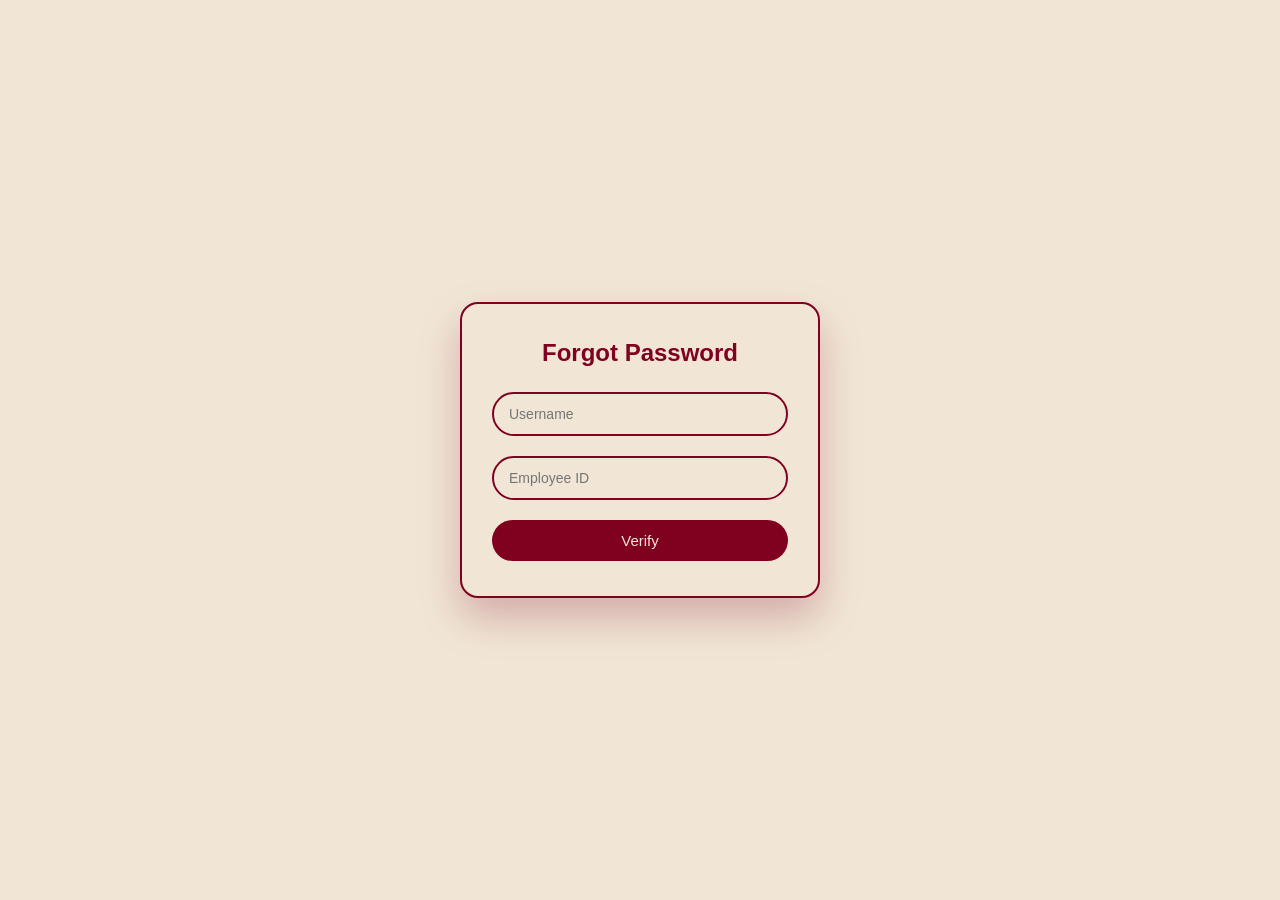
<file: forget.html>
<!DOCTYPE html>
<html>
  <head>
    <title>Forgot Password</title>

    <link rel="stylesheet" href="./css/Login.css" />
  </head>

  <body>
    <div class="container">
      <h2>Forgot Password</h2>

      <div id="verifyBox">
        <input type="text" id="username" placeholder="Username" />
        <input type="text" id="userid" placeholder="Employee ID" />
        <button onclick="verifyUser()">Verify</button>
      </div>

      <div id="changeBox" style="display: none">
        <h3>Change Password</h3>

        <div class="password-wrapper">
          <input type="password" id="newPass" placeholder="New Password" />
          <span class="eye" onclick="togglePassword('newPass', this)">👁</span>
        </div>

        <div class="password-wrapper">
          <input
            type="password"
            id="confirmPass"
            placeholder="Confirm Password"
          />
          <span class="eye" onclick="togglePassword('confirmPass', this)"
            >👁</span
          >
        </div>

        <button onclick="changePassword()">Change Password</button>
      </div>
    </div>

    <!-- POPUP -->
    <div class="popup" id="popup">
      <div class="popup-box">
        <p id="popupMessage"></p>
        <button onclick="closePopup()">OK</button>
      </div>
    </div>

    <script>
      let verifiedEmpId = "";

      function showPopup(message) {
        document.getElementById("popupMessage").innerText = message;
        document.getElementById("popup").style.display = "flex";
      }

      function closePopup() {
        document.getElementById("popup").style.display = "none";
      }

      function togglePassword(id, element) {
        const input = document.getElementById(id);

        if (input.type === "password") {
          input.type = "text";
          element.innerHTML = "🙈";
        } else {
          input.type = "password";
          element.innerHTML = "👁";
        }
      }

      function verifyUser() {
        const username = document.getElementById("username").value;
        const userid = document.getElementById("userid").value;

        fetch("http://localhost:3000/verify-user", {
          method: "POST",
          headers: { "Content-Type": "application/json" },
          body: JSON.stringify({ username, userid }),
        })
          .then((res) => res.json())
          .then((data) => {
            if (data.success) {
              verifiedEmpId = userid;
              showPopup("User verified successfully ✅");

              document.getElementById("verifyBox").style.display = "none";
              document.getElementById("changeBox").style.display = "block";
            } else {
              showPopup("User not found ❌");
            }
          });
      }

      function changePassword() {
        const newPass = document.getElementById("newPass").value;
        const confirmPass = document.getElementById("confirmPass").value;

        if (newPass !== confirmPass) {
          showPopup("Passwords do not match ❌");
          return;
        }

        fetch("http://localhost:3000/change-password", {
          method: "PUT",
          headers: { "Content-Type": "application/json" },
          body: JSON.stringify({
            empId: verifiedEmpId,
            password: newPass,
          }),
        })
          .then((res) => res.text())
          .then(() => {
            showPopup("Password changed successfully 🎉");

            setTimeout(() => {
              window.location.href = "login.html";
            }, 1500);
          });
      }
    </script>
  </body>
</html>
</file>
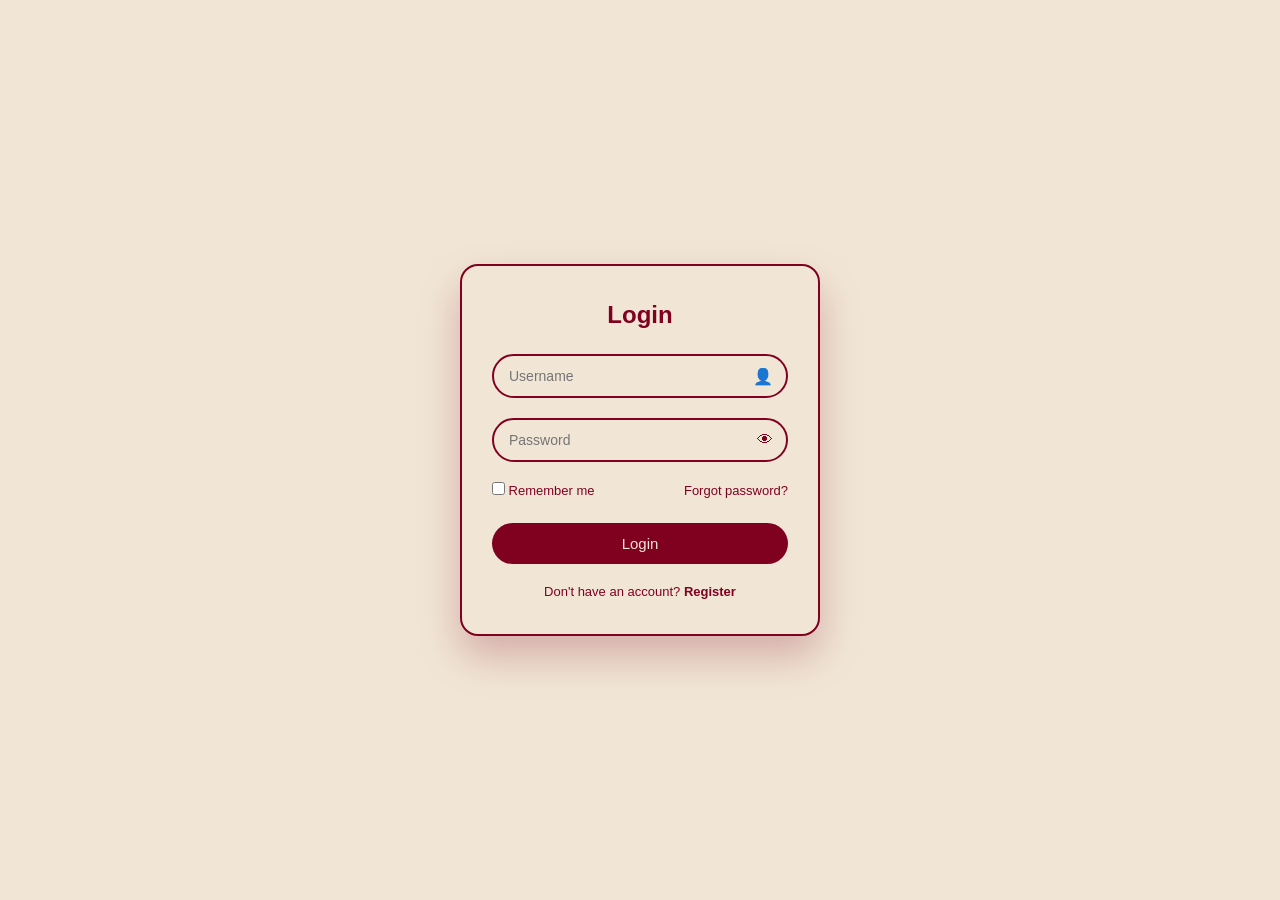
<file: Login.html>
<!DOCTYPE html>
<html lang="en">
  <head>
    <meta charset="UTF-8" />
    <title>Login</title>

    <link rel="stylesheet" href="./css/Login.css" />
  </head>

  <body>
    <div class="login-container">
      <h2>Login</h2>

      <div class="input-box">
        <input type="text" id="username" placeholder="Username" />
        <span class="icon">👤</span>
      </div>

      <div class="input-box">
        <input type="password" id="password" placeholder="Password" />
        <span class="icon" onclick="togglePassword(this)">👁</span>
      </div>

      <div class="options">
        <label> <input type="checkbox" /> Remember me </label>
        <a href="./forget.html">Forgot password?</a>
      </div>

      <button type="button" onclick="login()">Login</button>

      <p class="register">
        Don't have an account? <a href="./Registration_form.html">Register</a>
      </p>
    </div>

    <!-- POPUP -->
    <div class="popup" id="popup">
      <div class="popup-box">
        <p id="popupMessage"></p>
        <button onclick="closePopup()">OK</button>
      </div>
    </div>

    <script>
      function showPopup(message) {
        document.getElementById("popupMessage").innerText = message;
        document.getElementById("popup").style.display = "flex";
      }

      function closePopup() {
        document.getElementById("popup").style.display = "none";
      }

      function togglePassword(element) {
        const input = document.getElementById("password");

        if (input.type === "password") {
          input.type = "text";
          element.innerHTML = "🙈";
        } else {
          input.type = "password";
          element.innerHTML = "👁";
        }
      }

      function login() {
        const username = document.getElementById("username").value;
        const password = document.getElementById("password").value;
        const currentHost = window.location.hostname || "localhost";
        const apiBaseUrl = `http://${currentHost}:3000`;

        fetch(`${apiBaseUrl}/login`, {
          method: "POST",
          headers: { "Content-Type": "application/json" },
          credentials: "include",
          body: JSON.stringify({ username, password }),
        })
          .then(async (res) => {
            const text = await res.text();
            let data = {};

            if (text) {
              try {
                data = JSON.parse(text);
              } catch (e) {
                throw new Error(text);
              }
            }

            if (!res.ok) {
              throw new Error(data.error || data.message || `HTTP ${res.status}`);
            }

            return data;
          })
          .then((data) => {
             console.log("Login response:", data);
if (data.role === "admin") {

  localStorage.setItem("adminLogged","true");
  localStorage.setItem("adminName",data.name);

  window.location.replace("./AdminModule/admin.html");

}else if (data.role === "user") {

  const session = {
    employeeId: data.employeeId,
    name: data.name,
    assigned: data.assigned,
    loginTime: Date.now()
  };

  localStorage.setItem("loggedInUser", JSON.stringify(session));
  localStorage.setItem("employeeId", data.employeeId);
   localStorage.setItem("loggedUser", username);
  window.location.href = "./UserModule/user.html";
} 

else {
              showPopup("Invalid credentials ❌");
            }
          })
          .catch((err) => {
            const message = err && err.message ? err.message : "Server error";
            if (
              message === "Failed to fetch" ||
              message === "Load failed" ||
              message.includes("NetworkError")
            ) {
              showPopup(`Cannot connect to server. Start backend on ${apiBaseUrl} ❌`);
              return;
            }
            showPopup(`${message} ❌`);
          });
      }
    </script>
  </body>
</html>
</file>
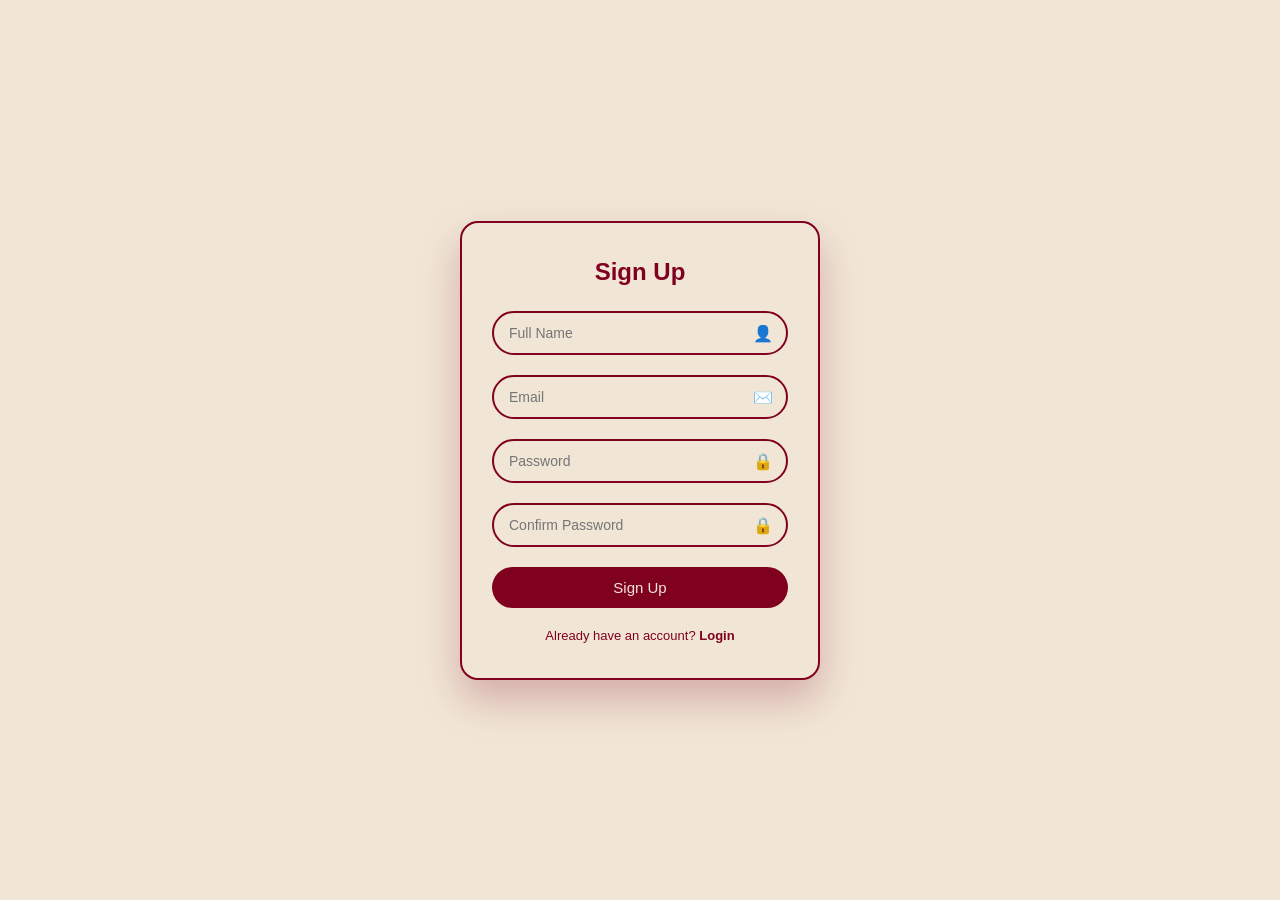
<file: Registration_form.html>
<!DOCTYPE html>
<html lang="en">
  <head>
    <meta charset="UTF-8" />
    <title>Register</title>
    <link rel="stylesheet" href="./css/Login.css" />
  </head>
  <body>
    <div class="login-container">
      <h2>Sign Up</h2>

      <form onsubmit="return validateRegister()">
        <div class="input-box">
          <input type="text" id="name" placeholder="Full Name" required />
          <span class="icon">👤</span>
        </div>

        <div class="input-box">
          <input type="email" id="email" placeholder="Email" required />
          <span class="icon">✉️</span>
        </div>

        <div class="input-box">
          <input
            type="password"
            id="password"
            placeholder="Password"
            required
          />
          <span class="icon">🔒</span>
        </div>

        <div class="input-box">
          <input
            type="password"
            id="confirmPassword"
            placeholder="Confirm Password"
            required
          />
          <span class="icon">🔒</span>
        </div>

        <button type="submit">Sign Up</button>

        <div class="register">
          Already have an account? <a href="./Login.html">Login</a>
        </div>
      </form>
    </div>

    <script>
      function validateRegister() {
        const pass = document.getElementById("password").value;
        const confirmPass = document.getElementById("confirmPassword").value;

        if (pass !== confirmPass) {
          alert("Passwords do not match!");
          return false;
        }

        alert("Registration Successful!");
        return true;
      }
    </script>
  </body>
</html>
</file>
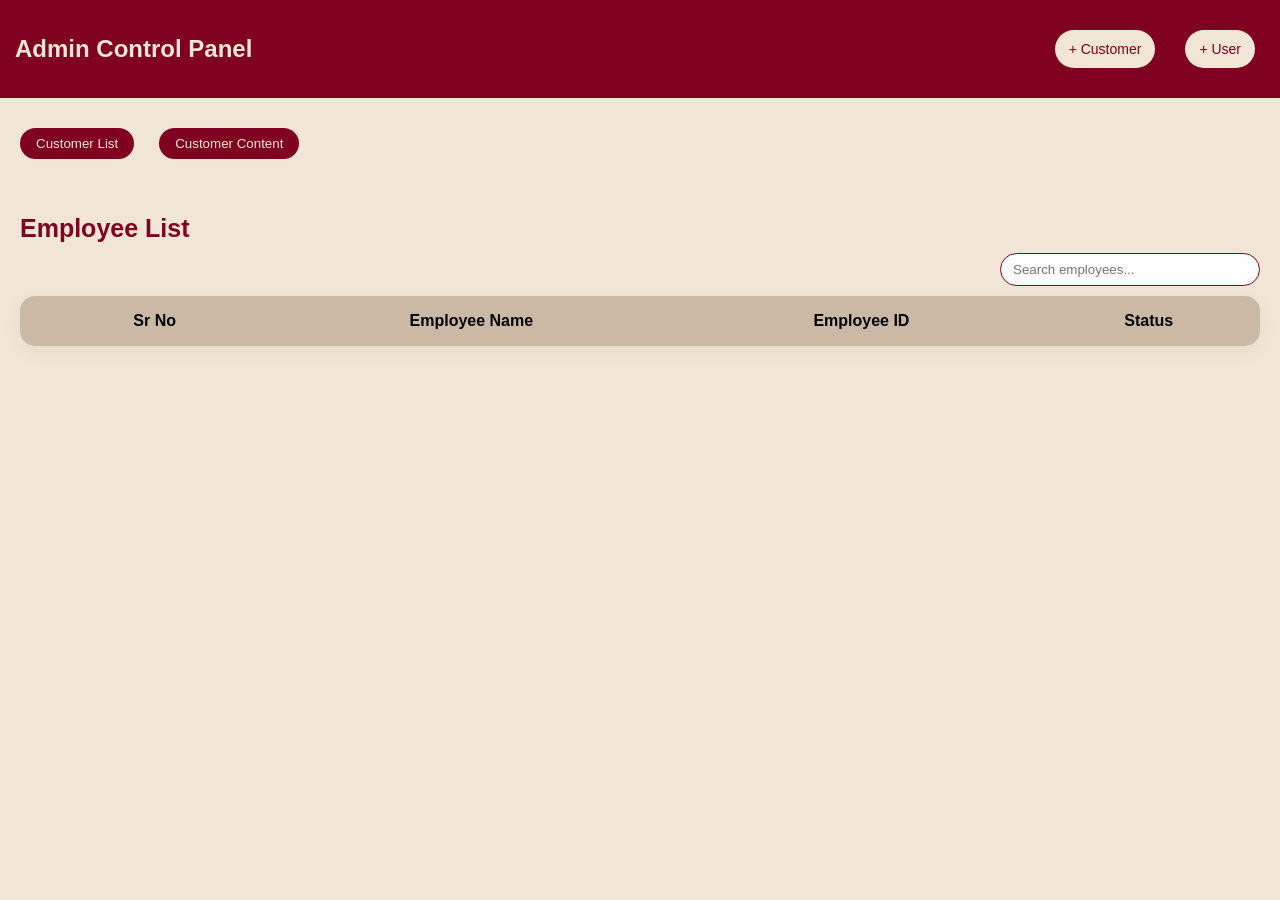
<file: AdminModule/admin.html>
<!DOCTYPE html>
<html lang="en">
  <head>
    <meta charset="UTF-8" />
    <meta name="viewport" content="width=device-width, initial-scale=1.0" />
    <title>Admin Dashboard</title>
    <link rel="stylesheet" href="../AdminModule/css/admin.css" />
  </head>

  <body>
    <div id="blur">
      <header>
        <h2>Admin Control Panel</h2>
        <div class="actions">
          <button onclick="openCustomer()">+ Customer</button>
          <button onclick="openUser()">+ User</button>
        </div>
      </header>
      <!-- CUSTOMER LIST BUTTON -->
      <div class="customer-list-bar">
        <button onclick="toggleCustomerList()">Customer List</button>

        <!-- NEW BUTTON -->
        <button onclick="openCustomerDetails()">Customer Content</button>
      </div>
      <!-- CUSTOMER DETAILS MODAL -->
      <div class="modal" id="customerDetailsModal">
        <h3>Select Customer</h3>

        <div id="customerRadioList"></div>

        <button onclick="selectCustomer()">Select</button>
        <button class="cancel" onclick="closeModals()">Cancel</button>
      </div>

      <!-- CUSTOMER LIST -->
      <div
        class="customer-section"
        id="customerListSection"
        style="display: none"
      >
        <h3 class="customer-header">Customer List</h3>
        <div class="search-box">
          <input
            type="text"
            id="customerSearch"
            placeholder="Search customers..."
            onkeyup="searchCustomer()"
          />
        </div>
        <table>
          <thead>
            <tr>
              <th></th>
              <th>Sr No</th>
              <th>Customer Name</th>
              <th>Customer ID</th>
            </tr>
          </thead>
          <tbody id="customerListBody"></tbody>
        </table>
      </div>

      <!-- EMPLOYEE LIST -->
      <section class="employee-section">
        <h3 class="employee-header">Employee List</h3>
        <div class="search-box">
          <input
            type="text"
            id="employeeSearch"
            placeholder="Search employees..."
            onkeyup="searchEmployee()"
          />
        </div>

        <table>
          <thead>
            <tr>
              <th></th>
              <th>Sr No</th>
              <th>Employee Name</th>
              <th>Employee ID</th>
              <th>Status</th>
            </tr>
          </thead>

          <tbody id="employeeList"></tbody>
        </table>
      </section>
    </div>

    <!-- ADD USER -->
    <div class="modal" id="userModal">
      <h3>Add Employee</h3>
      <input type="text" id="empName" placeholder="Employee Name" />
      <input type="text" id="empId" placeholder="Employee ID" />
      <div class="password-wrapper">
        <input type="password" id="empPassword" placeholder="Password" />
        <span class="eye" onclick="togglePassword('empPassword', this)">👁</span>
      </div>

      <button onclick="addEmployee()">Done</button>
      <button class="cancel" onclick="closeModals()">Cancel</button>
    </div>

    <!-- ADD CUSTOMER -->
    <div class="modal" id="customerModal">
      <h3>Add Customer</h3>
      <input type="text" id="custName" placeholder="Customer Name" />
      <input type="text" id="custId" placeholder="Customer ID" />
      <div class="password-wrapper">
        <input type="password" id="custPassword" placeholder="Password" />
        <span class="eye" onclick="togglePassword('custPassword', this)"
          >👁</span
        >
      </div>

      <button onclick="addCustomer()">Add Customer</button>
      <button class="cancel" onclick="closeModals()">Cancel</button>
    </div>

    <!-- ASSIGN -->
    <div class="modal" id="assignModal">
      <h3 id="assignTitle">Assign Customers</h3>
      <div id="customerCheckboxes"></div>

      <button onclick="assignCustomer()">Assign</button>
      <button onclick="notAssignCustomer()" class="danger">Not Assign</button>
      <button class="cancel" onclick="closeModals()">Cancel</button>
    </div>

    <!-- DELETE CONFIRM -->
    <div class="modal" id="deleteModal">
      <h3 id="deleteText"></h3>
      <button onclick="confirmDelete()">Confirm</button>
      <button class="cancel" onclick="closeModals()">Cancel</button>
    </div>

    <!-- MESSAGE POPUP -->
    <div class="modal" id="messageModal">
      <h3 id="messageText"></h3>
      <button onclick="closeModals()">OK</button>
    </div>
    <!-- CUSTOMER DETAILS SECTION -->
    <div
      class="customer-section"
      id="customerDetailsSection"
      style="display: none"
    >
      <h3 class="customer-header">Customer Content</h3>

      <table>
        <thead>
          <tr>
            <th>Title</th>
            <th>Caption</th>
            <th>Platform</th>
            <th>Status</th>
            <th>Schedule</th>
          </tr>
        </thead>

        <tbody id="customerDetailsBody"></tbody>
      </table>
    </div>
    <!--javascript -->

    <script>
      let deleteType = "";
      let deleteId = "";

      const API = "http://localhost:3000";

      /* ================= BLUR ================= */
      function blurOn() {
        document.getElementById("blur").classList.add("blur");
      }
      function blurOff() {
        document.getElementById("blur").classList.remove("blur");
      }
      function closeModals() {
        blurOff();
        document
          .querySelectorAll(".modal")
          .forEach((m) => m.classList.remove("show"));
      }
      function clearInputs() {
        document
          .querySelectorAll(".modal input")
          .forEach((i) => (i.value = ""));
      }

      function showMessage(message) {
        blurOn();
        document.getElementById("messageText").innerText = message;
        document.getElementById("messageModal").classList.add("show");
      }

      /* ================= OPEN MODALS ================= */
      function openUser() {
        clearInputs();
        blurOn();
        userModal.classList.add("show");
      }
      function openCustomer() {
        clearInputs();
        blurOn();
        customerModal.classList.add("show");
      }

      /* ================= LOAD DATA ================= */
      window.onload = () => {
        loadEmployees();
        loadCustomers();
      };

      function loadEmployees() {
        fetch(API + "/employees")
          .then((res) => res.json())
          .then((data) => {
            employeeList.innerHTML = "";
            data.forEach((e, i) => {
              employeeList.innerHTML += `
<tr>
  <td>
    <div class="delete-box"
      onclick="openDelete('employee','${e.emp_id}')">✖</div>
  </td>
  <td>${i + 1}</td>
  <td onclick="openAssign('${e.emp_id}', '${e.assigned_customers || ""}')">
    ${e.emp_name}
    <div class="assigned-customers">${e.assigned_customers || ""}</div>
  </td>
  <td>${e.emp_id}</td>
  <td class="${e.assigned_customers ? "assigned" : "not"}">
    ${e.assigned_customers ? "Assigned" : "Not Assigned"}
  </td>
</tr>`;
            });
          });
      }
      function loadCustomers() {
        fetch(API + "/customers")
          .then((res) => res.json())
          .then((data) => {
            customerListBody.innerHTML = "";
            data.forEach((c, i) => {
              customerListBody.innerHTML += `
<tr>
  <td>
    <div class="delete-box small"
      onclick="openDelete('customer','${c.cust_id}')">✖</div>
  </td>
  <td>${i + 1}</td>
  <td style="cursor:pointer; text-decoration:underline;"
      onclick="openCustomerDetailsPage('${c.cust_id}', '${encodeURIComponent(c.cust_name)}')">${c.cust_name}</td>
  <td style="cursor:pointer; text-decoration:underline;"
      onclick="openCustomerDetailsPage('${c.cust_id}', '${encodeURIComponent(c.cust_name)}')">${c.cust_id}</td>
</tr>`;
            });
          });
      }

      /* ================= ADD EMPLOYEE ================= */
      function addEmployee() {
        if (!empName.value || !empId.value || !empPassword.value) {
          showMessage("Fill all fields");
          return;
        }

        fetch(API + "/employees", {
          method: "POST",
          headers: { "Content-Type": "application/json" },
          body: JSON.stringify({
            name: empName.value,
            empId: empId.value,
            password: empPassword.value,
            customers: [] 
          }),
        })
          .then((res) => res.text())
          .then((msg) => {
            closeModals();
            showMessage(msg);
            loadEmployees();
          });
      }

      /* ================= ADD CUSTOMER ================= */
      function addCustomer() {
        if (!custName.value || !custId.value || !custPassword.value) {
          showMessage("Fill all fields");
          return;
        }

        fetch(API + "/customers", {
          method: "POST",
          headers: { "Content-Type": "application/json" },
          body: JSON.stringify({
            name: custName.value,
            custId: custId.value,
            password: custPassword.value,
          }),
        })
          .then((res) => res.text())
          .then((msg) => {
            closeModals();
            showMessage(msg);
            loadCustomers();
          });
      }

      /* ================= ASSIGN ================= */
      let currentEmpId = "";

      function openAssign(empId, assignedCustomers) {
        currentEmpId = empId;
        blurOn();
        assignModal.classList.add("show");
        customerCheckboxes.innerHTML = "";

        // string → array
        let assigned = [];
        if (assignedCustomers) {
          assigned = assignedCustomers.split(",").map((c) => c.trim());
        }

        fetch(API + "/customers")
          .then((res) => res.json())
          .then((data) => {
            data.forEach((c) => {
              const checked = assigned.includes(c.cust_name);

              customerCheckboxes.innerHTML += `
          <div class="customer-row">
            <input type="checkbox" value="${c.cust_name}" ${
                checked ? "checked" : ""
              }>
            <span>${c.cust_name} (${c.cust_id})</span>
          </div>
        `;
            });
          });
      }

      function assignCustomer() {
        const selected = [
          ...document.querySelectorAll("#customerCheckboxes input:checked"),
        ].map((i) => i.value);

        fetch(API + "/assign", {
          method: "POST",
          headers: { "Content-Type": "application/json" },
          body: JSON.stringify({
            empId: currentEmpId,
            customers: selected,
          }),
        }).then(() => {
          closeModals();
          loadEmployees();
        });
      }

      /*==========Not assign=============*/
      function notAssignCustomer() {
        if (!currentEmpId) return;

        closeModals();
        blurOn();

        document.getElementById("deleteText").innerText =
          "Remove all assigned customers from this employee?";

        deleteType = "unassign"; // simple type
        deleteModal.classList.add("show");
      }

      /* ================= CUSTOMER LIST TOGGLE ================= */
      function toggleCustomerList() {
        const section = document.getElementById("customerListSection");
        section.style.display =
          section.style.display === "none" ? "block" : "none";
      }

      function openDelete(type, id) {
        deleteType = type;
        deleteId = id;
        blurOn();
        deleteText.innerText = `Do you want to remove this ${type}?`;
        deleteModal.classList.add("show");
      }

      function confirmDelete() {
        if (deleteType === "unassign") {
          fetch(API + "/unassign/" + currentEmpId, {
            method: "PUT",
          })
            .then((res) => res.text())
            .then((msg) => {
              closeModals();
              showMessage(msg);
              loadEmployees();
            });

          return; // important
        }

        // 👇 Ye purana wala same rahega
        fetch(`${API}/${deleteType}s/${deleteId}`, {
          method: "DELETE",
        })
          .then((res) => res.text())
          .then((msg) => {
            closeModals();
            showMessage(msg);
            loadEmployees();
            loadCustomers();
          });
      }

      /* ================= SEARCH ================= */
      function searchEmployee() {
        const val = employeeSearch.value.toLowerCase();
        document.querySelectorAll("#employeeList tr").forEach((r) => {
          r.style.display = r.innerText.toLowerCase().includes(val)
            ? ""
            : "none";
        });
      }

      function searchCustomer() {
        const val = customerSearch.value.toLowerCase();
        document.querySelectorAll("#customerListBody tr").forEach((r) => {
          r.style.display = r.innerText.toLowerCase().includes(val)
            ? ""
            : "none";
        });
      }

      function togglePassword(id, element) {
        const input = document.getElementById(id);

        if (input.type === "password") {
          input.type = "text";
          element.innerHTML = "🙈";
        } else {
          input.type = "password";
          element.innerHTML = "👁";
        }
      }

      function openCustomerDetails() {
        customerDetailsModal.classList.add("show");

        customerRadioList.innerHTML = "";

        fetch(API + "/customers")
          .then((res) => res.json())
          .then((data) => {
            data.forEach((c) => {
              customerRadioList.innerHTML += `
          <div class="customer-row">
           <input type="radio" name="selectedCustomer"
       value="${c.cust_id}" data-name="${encodeURIComponent(c.cust_name)}">
            <span>${c.cust_name} (${c.cust_id})</span>
          </div>
        `;
            });
          });
      }

      function selectCustomer() {
        const selected = document.querySelector(
          'input[name="selectedCustomer"]:checked'
        );

        if (!selected) {
          showMessage("Please select a customer");
          return;
        }

        const custId = selected.value;
        const custName = selected.getAttribute("data-name") || "";
        openCustomerDetailsPage(custId, custName);
      }

      function openCustomerDetailsPage(custId, encodedName) {
        if (!custId) return;
        const safeName = encodedName || "";
        window.location.href = `./customer-details.html?custId=${encodeURIComponent(
          custId
        )}&custName=${safeName}`;
      }
    </script>
  </body>
</html>
</file>
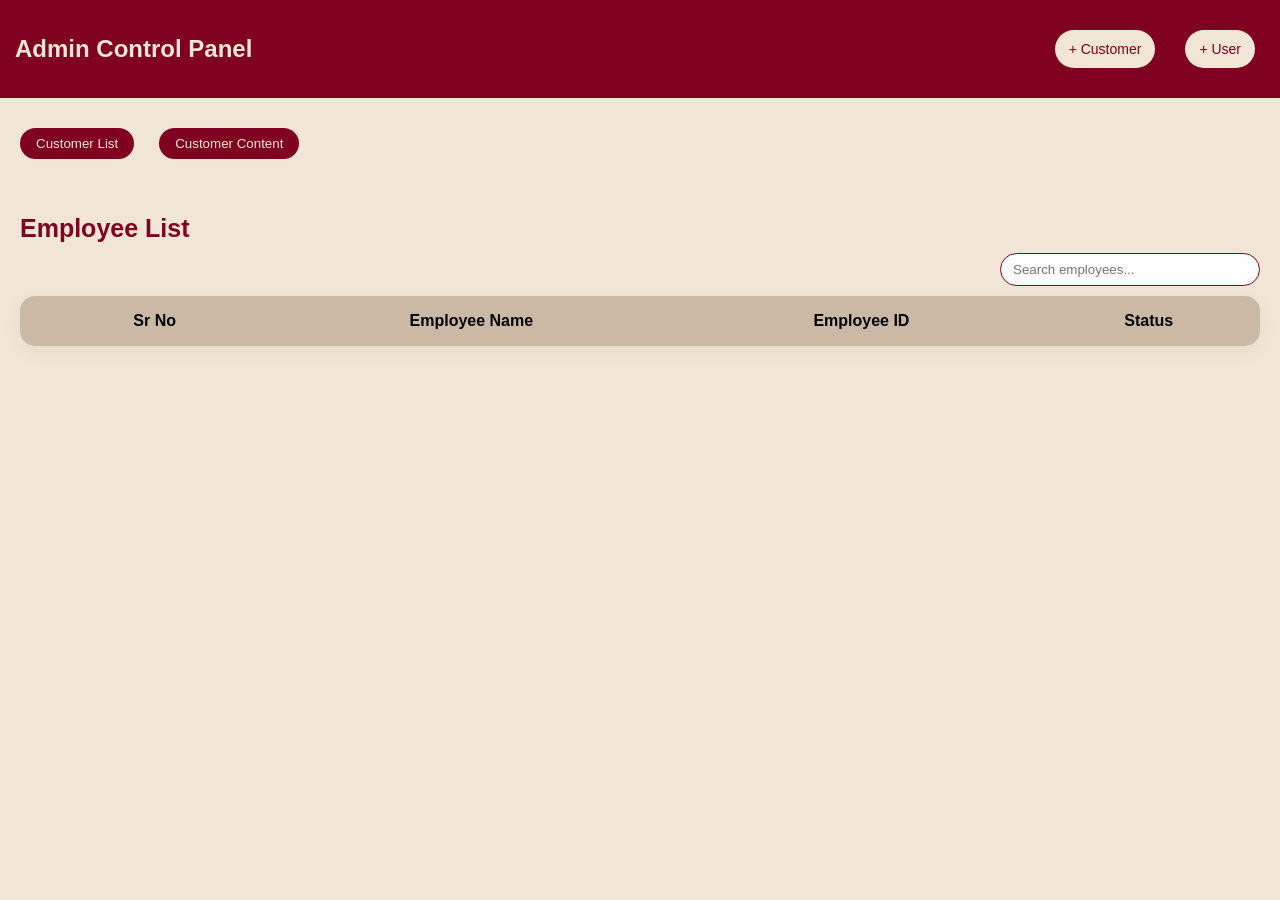
<file: AdminModule/customer-details.html>
<!DOCTYPE html>
<html lang="en">
  <head>
    <meta charset="UTF-8" />
    <meta name="viewport" content="width=device-width, initial-scale=1.0" />
    <title>Customer Content</title>
    <link rel="stylesheet" href="../UserModule/user.css" />
    <link rel="stylesheet" href="../UserModule/layout/userNavigation.css" />
    <style>
      .main-container {
        margin-top: 20px;
      }
      .content-wrapper,
      .accounts-wrapper {
        margin-bottom: 26px;
      }
      .table-container {
        max-height: 360px;
        overflow: auto;
      }
      .post-delete-btn {
        background: #b0002d;
        color: #fff;
        border: none;
        border-radius: 8px;
        padding: 7px 12px;
        cursor: pointer;
      }
      .post-delete-btn:hover {
        opacity: 0.9;
      }
      .customer-badge {
        display: inline-block;
        padding: 6px 10px;
        border-radius: 999px;
        background: #f6e7ea;
        color: #800020;
        font-weight: 600;
        font-size: 0.9rem;
        margin-top: 8px;
      }
      .modal {
        position: fixed;
        inset: 0;
        background: rgba(0, 0, 0, 0.45);
        display: flex;
        align-items: center;
        justify-content: center;
        z-index: 1200;
      }
      .hidden {
        display: none !important;
      }
    </style>
  </head>

  <body>
    <header>
      <div class="logo">
        <img src="../images/logo.png" alt="postpilot Logo" />
        <p>PostPolit</p>
      </div>

      <input type="checkbox" id="menu-toggle" />

      <label for="menu-toggle" class="menu-icon">
        <span></span>
        <span></span>
        <span></span>
      </label>

      <nav>
        <ul>
          <li><a href="../index.html">Home</a></li>
          <li><a href="../about_us.html">About</a></li>
          <li><a href="../contact.html">Contact</a></li>
          <li><a href="#content">Content</a></li>
          <li><a href="../index.html" id="adminLogout">Logout</a></li>
        </ul>
      </nav>
    </header>

    <div class="main-container">
      <div class="content-wrapper" id="content">
        <div class="content-header">
          <div>
            <h2>Content</h2>
            <p id="customerSub">Manage all your social media content</p>
            <span id="customerBadge" class="customer-badge"></span>
          </div>

          <button id="openModal" class="new-post-btn">+ New Post</button>
        </div>

        <div class="search-filter">
          <input type="text" id="searchInput" placeholder="Search by Title or Date..." />
        </div>

        <div class="table-container">
          <table class="content-table">
            <thead>
              <tr>
                <th>Title</th>
                <th>Platform</th>
                <th>Status</th>
                <th>Date</th>
                <th>Action</th>
              </tr>
            </thead>
            <tbody id="contentTable"></tbody>
          </table>
        </div>
      </div>

      <div class="accounts-wrapper">
        <div class="accounts-header">
          <div class="header-top">
            <h2>Social Accounts</h2>
            <span class="coming-soon-badge">Coming Soon....</span>
          </div>
          <p>Connect your Instagram and Facebook accounts</p>
        </div>

        <div class="accounts-container">
          <div class="account-card">
            <div class="account-left">
              <img src="https://upload.wikimedia.org/wikipedia/commons/a/a5/Instagram_icon.png" alt="Instagram" />
              <div>
                <h3>Instagram</h3>
                <p id="instaStatus">Not Connected</p>
              </div>
            </div>
            <button class="connect-btn insta-btn" id="connectInstagramBtn">Connect</button>
          </div>

          <div class="account-card" style="flex-direction: column; align-items: flex-start;">
            <div style="display: flex; width: 100%; align-items: center;">
              <div class="account-left">
                <img src="https://upload.wikimedia.org/wikipedia/commons/b/b8/2021_Facebook_icon.svg" style="width: 40px; height: 40px; margin-right: 15px;" alt="Facebook" />
                <div>
                  <h3>Facebook</h3>
                  <p id="fbStatus">Connected (via Token)</p>
                </div>
              </div>
            </div>

            <div style="margin-top: 15px; width: 100%;">
              <label style="display: block; font-size: 12px; margin-bottom: 5px; color: #666;">Access Token (Replace if expired):</label>
              <div style="display: flex; gap: 10px;">
                <input type="password" id="fbAccessTokenInput" placeholder="Enter new Access Token" style="flex: 1; padding: 8px; border: 1px solid #ccc; border-radius: 4px;" />
                <button id="updateFbTokenBtn" style="padding: 8px 15px; background-color: #1877F2; color: white; border: none; border-radius: 4px; cursor: pointer;">Update</button>
              </div>
            </div>
          </div>
        </div>
      </div>
    </div>

    <div id="postModal" class="modal hidden">
      <div class="modal-box">
        <h2 id="popupTitle">Create New Post</h2>

        <div class="form-group">
          <label>Project Name</label>
          <input type="text" id="project_name" placeholder="Enter project title" />
        </div>

        <div class="form-group">
          <label>Caption</label>
          <textarea id="project_caption" placeholder="Write caption..."></textarea>
        </div>

        <div class="form-row">
          <div class="form-group">
            <label>Platform</label>
            <select id="platform">
              <option value="">Select Platform</option>
              <option value="Facebook">Facebook</option>
              <option value="Instagram">Instagram</option>
              <option value="Both">On Both</option>
            </select>
          </div>

          <div class="form-group">
            <label>Status</label>
            <select id="status">
              <option value="Draft">Draft</option>
              <option value="Scheduled">Scheduled</option>
              <option value="Published">Published</option>
            </select>
          </div>
        </div>

        <div class="form-group">
          <label>Schedule Date</label>
          <input type="date" id="schedule_date" />
        </div>

        <div class="form-group">
          <label>Notification Email</label>
          <input type="email" id="notification_email" placeholder="ankitagkjha@gmail.com" value="ankitagkjha@gmail.com" />
        </div>

        <div class="form-group">
          <label>Attachments (Image/Video)</label>
          <input type="file" id="mediaUpload" accept="image/*,video/*" multiple />
        </div>

        <div class="modal-actions">
          <button id="cancelBtn" class="btn-cancel">Cancel</button>
          <button id="createBtn" class="btn-select">Create Post</button>
        </div>
      </div>
    </div>

    <script>
      const currentHost = window.location.hostname || "localhost";
      const API = `http://${currentHost}:3000`;
      const params = new URLSearchParams(window.location.search);
      const custId = params.get("custId");
      const custName = decodeURIComponent(params.get("custName") || "");

      if (!custId || !custName) {
        alert("Invalid customer selection");
        window.location.href = "./admin.html";
      }

      document.getElementById("customerSub").innerText =
        "Manage all your social media content for this customer";
      document.getElementById("customerBadge").innerText = custName;

      const savedToken = localStorage.getItem("fbAccessToken");
      if (savedToken) {
        document.getElementById("fbAccessTokenInput").value = savedToken;
      }

      function formatDate(date) {
        if (!date) return "-";
        return new Date(date).toLocaleDateString("en-GB");
      }

      async function loadContent() {
        const table = document.getElementById("contentTable");
        table.innerHTML = "";

        try {
          const res = await fetch(
            API + "/posts?customer_name=" + encodeURIComponent(custName)
          );
          const data = await res.json();

          if (!Array.isArray(data) || data.length === 0) {
            table.innerHTML =
              "<tr><td colspan='5' style='text-align:center;'>No content available for this customer</td></tr>";
            return;
          }

          data.forEach((post) => {
            table.innerHTML += `
              <tr>
                <td>${post.title || "-"}</td>
                <td>${post.platform || "-"}</td>
                <td>${post.status || "-"}</td>
                <td>${formatDate(post.schedule_date)}</td>
                <td><button class="post-delete-btn" onclick="deletePost(${post.content_id})">Delete</button></td>
              </tr>
            `;
          });
        } catch (err) {
          console.error("Load content failed:", err);
          table.innerHTML =
            "<tr><td colspan='5' style='text-align:center;'>Unable to load content (server not reachable)</td></tr>";
        }
      }

      async function createPost() {
        const title = document.getElementById("project_name").value.trim();
        const caption = document.getElementById("project_caption").value.trim();
        const platform = document.getElementById("platform").value;
        const status = document.getElementById("status").value;
        const date = document.getElementById("schedule_date").value;
        const notification_email =
          document.getElementById("notification_email").value.trim() ||
          "ankitagkjha@gmail.com";
        const mediaFiles = document.getElementById("mediaUpload").files;

        if (!title || !platform || !date) {
          alert("Please fill title, platform and schedule date.");
          return;
        }

        const selectedDate = new Date(date);
        const today = new Date();
        selectedDate.setHours(0, 0, 0, 0);
        today.setHours(0, 0, 0, 0);

        if (selectedDate < today) {
          alert("Cannot schedule for a past date.");
          return;
        }

        const payload = {
          customer_name: custName,
          title,
          caption,
          platform,
          status,
          post_date: date,
          notification_email,
        };

        try {
          let res;

          if (mediaFiles && mediaFiles.length > 0) {
            const formData = new FormData();
            formData.append("customer_name", payload.customer_name);
            formData.append("title", payload.title);
            formData.append("caption", payload.caption);
            formData.append("platform", payload.platform);
            formData.append("status", payload.status);
            formData.append("post_date", payload.post_date);
            formData.append("notification_email", payload.notification_email);

            Array.from(mediaFiles).forEach((file) => {
              formData.append("media", file);
            });

            res = await fetch(API + "/addPostWithMedia", {
              method: "POST",
              body: formData,
            });
          } else {
            res = await fetch(API + "/addPost", {
              method: "POST",
              headers: { "Content-Type": "application/json" },
              body: JSON.stringify(payload),
            });
          }

          const data = await res.json();
          if (data.error) {
            alert(data.error);
            return;
          }

          document.getElementById("project_name").value = "";
          document.getElementById("project_caption").value = "";
          document.getElementById("platform").value = "";
          document.getElementById("status").value = "Draft";
          document.getElementById("schedule_date").value = "";
          document.getElementById("mediaUpload").value = "";

          document.getElementById("postModal").classList.add("hidden");
          loadContent();
        } catch {
          alert("Unable to save post.");
        }
      }

      async function deletePost(postId) {
        if (!confirm("Delete this post?")) return;

        try {
          await fetch(API + "/deletePost/" + postId, { method: "DELETE" });
          loadContent();
        } catch {
          alert("Unable to delete post.");
        }
      }

      document.getElementById("searchInput").addEventListener("input", function () {
        const value = this.value.toLowerCase();
        document.querySelectorAll("#contentTable tr").forEach((row) => {
          row.style.display = row.innerText.toLowerCase().includes(value)
            ? ""
            : "none";
        });
      });

      document.getElementById("openModal").onclick = function () {
        document.getElementById("postModal").classList.remove("hidden");
      };

      document.getElementById("cancelBtn").onclick = function () {
        document.getElementById("postModal").classList.add("hidden");
      };

      document.getElementById("createBtn").onclick = createPost;

      document.getElementById("connectInstagramBtn").onclick = function () {
        window.location.href = API + "/connectInstagram";
      };

      document.getElementById("updateFbTokenBtn").onclick = function () {
        const token = document.getElementById("fbAccessTokenInput").value.trim();
        if (!token) {
          alert("Please enter a token");
          return;
        }
        localStorage.setItem("fbAccessToken", token);
        alert("Facebook Access Token updated.");
      };

      document.getElementById("connectFacebookBtn")?.addEventListener("click", () => {
        window.location.href = API + "/connectFacebook";
      });

      document.getElementById("adminLogout").addEventListener("click", function (e) {
        e.preventDefault();
        localStorage.removeItem("adminLogged");
        localStorage.removeItem("adminName");
        window.location.href = "../index.html";
      });

      loadContent();
    </script>
  </body>
</html>
</file>
<file: css/Login.css>
/* RESET */
* {
  margin: 0;
  padding: 0;
  box-sizing: border-box;
  font-family: "Poppins", sans-serif;
}

/* PAGE BACKGROUND */
body {
  min-height: 100vh;
  display: flex;
  justify-content: center;
  align-items: center;
  background: #f1e6d6;
}

/* CARD CONTAINER (Login + Forget Same Style) */
.login-container,
.container {
  width: 360px;
  padding: 35px 30px;
  background: #f1e6d6;
  border-radius: 18px;
  box-shadow: 0 20px 40px rgba(128, 0, 32, 0.25);
  border: 2px solid #800020;
  animation: fadeIn 0.5s ease-in-out;
}

/* Fade Animation */
@keyframes fadeIn {
  from {
    opacity: 0;
    transform: translateY(15px);
  }
  to {
    opacity: 1;
    transform: translateY(0);
  }
}

/* TITLE */
.login-container h2,
.container h2,
.container h3 {
  text-align: center;
  color: #800020;
  margin-bottom: 25px;
}

/* INPUT BOX */
.input-box,
.password-wrapper {
  position: relative;
  margin-bottom: 20px;
}

.input-box input,
.container input {
  width: 100%;
  padding: 12px 45px 12px 15px;
  border-radius: 30px;
  border: 2px solid #800020;
  outline: none;
  background: #f1e6d6;
  color: #800020;
  font-size: 14px;
  transition: 0.3s;
}

.input-box input:focus,
.container input:focus {
  box-shadow: 0 0 8px rgba(128, 0, 32, 0.4);
}

/* ICON + EYE */
.icon,
.eye {
  position: absolute;
  right: 15px;
  top: 50%;
  transform: translateY(-50%);
  color: #800020;
  cursor: pointer;
  transition: 0.3s;
}

.icon:hover,
.eye:hover {
  transform: translateY(-50%) scale(1.2);
}

/* OPTIONS */
.options {
  display: flex;
  justify-content: space-between;
  align-items: center;
  margin: 15px 0 25px;
  font-size: 13px;
  color: #800020;
}

.options a {
  color: #800020;
  text-decoration: none;
  font-weight: 500;
}

/* BUTTON */
button {
  width: 100%;
  padding: 12px;
  border-radius: 30px;
  border: none;
  background: #800020;
  color: #f1e6d6;
  font-size: 15px;
  cursor: pointer;
  transition: 0.3s ease;
}

button:hover {
  background: #660019;
  transform: scale(1.03);
}

/* REGISTER */
.register {
  text-align: center;
  margin-top: 20px;
  font-size: 13px;
  color: #800020;
}

.register a {
  color: #800020;
  font-weight: 600;
  text-decoration: none;
}

/* POPUP */
.popup {
  position: fixed;
  top: 0;
  left: 0;
  width: 100%;
  height: 100%;
  background: rgba(0, 0, 0, 0.4);
  display: none;
  justify-content: center;
  align-items: center;
}

.popup-box {
  background: #f1e6d6;
  padding: 25px;
  border-radius: 15px;
  width: 300px;
  text-align: center;
  border: 2px solid #800020;
  animation: popupAnim 0.3s ease;
}

@keyframes popupAnim {
  from {
    transform: scale(0.8);
    opacity: 0;
  }
  to {
    transform: scale(1);
    opacity: 1;
  }
}

.popup-box p {
  color: #800020;
  margin-bottom: 15px;
}

.popup-box button {
  width: auto;
  padding: 8px 20px;
}

#verifyBox input {
  margin-bottom: 20px;
}

#changeBox {
  margin-top: 10px;
}
</file>
<file: AdminModule/css/admin.css>
* {
  font-family: Poppins, sans-serif;
  box-sizing: border-box;
}

body {
  margin: 0;
  background: #f1e6d6;
}

/* ================= HEADER (MOBILE) ================= */
header {
  display: flex;
  flex-direction: column; /* stack on mobile */
  gap: 12px;
  padding: 15px;
  background: #800020;
  color: #f1e6d6;
  text-align: center;
}

.actions {
  display: flex;
  gap: 10px;
  justify-content: center;
}

.actions button {
  padding: 8px 14px;
  background: #f1e6d6;
  color: #800020;
  border: none;
  border-radius: 20px;
  cursor: pointer;
  font-size: 14px;
  cursor: pointer;
}

/* ================= CUSTOMER LIST BUTTON ================= */
.customer-list-bar {
  padding: 10px;
  text-align: center;
}

.customer-list-bar button {
  padding: 8px 16px;
  background: #800020;
  color: #f1e6d6;
  border: none;
  border-radius: 20px;
  cursor: pointer;
}

/* ================= SECTION ================= */
.employee-section,
.customer-section {
  padding: 12px;
}

.customer-header,
.employee-header {
  margin-bottom: 10px;
  font-size: 25px;
  color: #800020;
  font-weight: 600;
}
/* ================= TABLE (MOBILE FRIENDLY) ================= */
table {
  width: 100%;
  border-collapse: collapse;
  background: #f7f5f3;
  border-radius: 15px;
  overflow: hidden;
  box-shadow: 0 5px 20px rgba(0, 0, 0, 0.05);
  animation: fadeIn 0.6s ease;
}

thead {
  background-color: #c9b9a5;
}

tbody tr {
  transition: 0.3s ease;
  border-bottom: 1px solid #e0d6cc;
}

tbody tr:hover {
  background: #ece4dc;
  transform: scale(1.01);
}

th,
td {
  padding: 8px;
  text-align: center;
}

/* hide first column spacing issue on small screens */
th:first-child,
td:first-child {
  width: 30px;
}

.assigned {
  background: #d4f4dd;
  color: #0b7a32;
  padding: 6px 14px;
  margin-top: 1rem;
  margin-right: 4rem;
  margin-left: 1rem;
  border-radius: 20px;
  font-size: 13px;
  font-weight: 500;
  display: flex;
  justify-content: center;
  align-items: center;
}

.not {
  margin-top: 1rem;
  margin-right: 4rem;
  margin-left: 1rem;
  background: #f8d7da;
  color: #b4232c;
  padding: 6px 14px;
  border-radius: 20px;
  font-size: 13px;
  font-weight: 500;
  display: flex;
  justify-content: center;
  align-items: center;
}

.assigned-customers {
  font-size: 11px;
  color: #555;
}

/* ================= DELETE BOX ================= */
.delete-box {
  width: 20px;
  height: 20px;
  background: #800020;
  color: #f1e6d6;
  display: flex;
  align-items: center;
  justify-content: center;
  border-radius: 6px;
  cursor: pointer;
  font-size: 11px;
  margin: auto;
}

.delete-box.small {
  width: 16px;
  height: 16px;
  font-size: 9px;
}

/* ================= MODAL (MOBILE) ================= */
.modal {
  position: fixed;
  top: 50%;
  left: 50%;
  transform: translate(-50%, -50%);
  background: #fff;
  padding: 20px;
  width: 90%; /* full width on mobile */
  max-width: 320px;
  border-radius: 15px;
  display: none;
  z-index: 100;
}

.modal.show {
  display: block;
}

.modal input {
  width: 100%;
  padding: 10px;
  margin: 8px 0;
  border-radius: 8px;
  border: 1px solid #800020;
}

.modal button {
  width: 100%;
  padding: 10px;
  background: #800020;
  color: #f1e6d6;
  border: none;
  border-radius: 15px;
  margin-top: 10px;
  cursor: pointer;
}

.cancel {
  background: #ccc;
  color: #333;
}

/* ================= CUSTOMER ROW ================= */
.customer-row {
  display: flex;
  align-items: center;
  gap: 8px;
  font-size: 13px;
  margin: 6px 0;
}

/* ================= BLUR ================= */
.blur {
  filter: blur(5px);
  pointer-events: none;
}

/* ================= SEARCH BOX ================= */
.search-box {
  display: flex;
  justify-content: flex-end; /* RIGHT SIDE */
  margin-bottom: 10px;
}

.search-box input {
  padding: 8px 12px;
  border-radius: 20px;
  border: 1px solid #800020;
  outline: none;
  width: 220px;
}

@media screen and (min-width: 600px) {
  header {
    flex-direction: row;
    justify-content: space-between;
    text-align: left;
  }

  .actions button {
    margin: 15px 10px;
    border: none;
    cursor: pointer;
  }
  .employee-section {
    padding: 20px;
  }

  .customer-list-bar {
    margin-top: 20px;
    padding: 10px 20px;
    display: flex;
    font-size: 16px;
    justify-content: left;
  }

  table {
    font-size: 16px;
  }

  th,
  td {
    padding: 16px;
  }
  .modal {
    width: 320px;
  }
  .search-box {
    justify-content: flex-end;
  }

  .search-box input {
    width: 260px;
  }
}

@keyframes fadeIn {
  from {
    opacity: 0;
    transform: translateY(-10px);
  }
  to {
    opacity: 1;
    transform: translateY(0);
  }
}

.password-wrapper {
  position: relative;
  margin-bottom: 15px;
}

.password-wrapper input {
  width: 100%;
  padding: 10px 40px 10px 10px;
}

.eye {
  position: absolute;
  right: 12px;
  top: 50%;
  transform: translateY(-50%);
  cursor: pointer;
  font-size: 14px;
  color: #800020;
  transition: 0.3s;
}

.eye:hover {
  transform: translateY(-50%) scale(1.2);
}

/* ===== MESSAGE MODAL BUTTON ===== */
#messageModal button {
  background: #800020;
}

.danger {
  background: #b4232c;
  color: white;
}
.customer-list-bar {
  padding: 10px 20px;
  display: flex;
  align-items: center;
  gap: 15px; /* 👈 dono buttons ke beech distance */
}

.customer-list-bar button {
  padding: 8px 16px;
  background: #800020;
  color: #f1e6d6;
  border: none;
  border-radius: 20px;
  cursor: pointer;
}

/* optional different style */
.details-btn {
  background: #a8324a;
}

.customer-list-bar button {
  margin-right: 10px;
}

.customer-row {
  margin: 8px 0;
}
</file>
<file: UserModule/user.css>
/* ===== RESET ===== */
*{
  margin: 0;
  padding: 0;
  box-sizing: border-box;
  font-family: Poppins, sans-serif;
}
html, body{
  height: 100%;
}

body{
  display: flex;
  flex-direction: column;
  min-height:100vh;
    margin:0;
  background: #f1e6d6;
}

/* ===== MAIN WRAPPER ===== */
.main-container{
  flex: 1;  
  display: block;
  width: 100%;
  padding:40px 20px 80px 20px;  
  background: #f8efe2;       
  border-bottom: 6px solid #800020;  
}
/* header fixed top */
.main-header {
  position: sticky;
  top: 0;
  z-index: 1000;
}
/* footer bottom fix */
#footer-placeholder {
  margin-top: auto;
}
/* ===== COMMON CARD STYLE ===== */
.emp-card,
.customer-section,
.content-section{
  background: #ffffff;
  border-radius: 12px;
  padding: 20px;
  margin-bottom: 20px;
  border: 1px solid rgba(128,0,32,0.15);
  box-shadow: 0 10px 25px rgba(0,0,0,0.08);
  width: 100%;
}

/* ===== EMPLOYEE CARD ===== */
.emp-card{
  text-align: center;
}

.avatar{
  font-size: 48px;
  margin-bottom: 10px;
}

.emp-details h3{
  margin-bottom: 8px;
  color: #800020;
}

.emp-details p{
  font-size: 14px;
  color: #444;
  margin: 4px 0;
}

/* ===== CUSTOMER SECTION ===== */
.customer-section h3{
  text-align: center;
  color: #800020;
  margin-bottom: 10px;
}

#custList{
  margin-top: 10px;
  padding-left: 18px;
  font-size: 14px;
}

/* ===== CLIENT SECTION ===== */
.client-section{
  margin: 20px 0;
  background: #ffffff;
  border-radius: 12px;
  padding: 20px;
  border: 1px solid rgba(128,0,32,0.15);
  box-shadow: 0 10px 25px rgba(0,0,0,0.08);
}

/* Select Button */
#selectClientBtn{
  width: 100%;
  padding: 10px 15px;
  border-radius: 10px;
  border: none;
  background: #800020;
  color: #ffffff;
  font-weight: 500;
  cursor: pointer;
  transition: 0.3s ease;
}

#selectClientBtn:hover{
  opacity: 0.9;
}

/* Client List */
.client-list{
  margin-top: 15px;
  padding: 15px;
  background: #fafafa;
  border-radius: 10px;
  border: 1px solid #eee;
}

/* Radio Alignment */
.client-list label{
  display: flex;
  align-items: center;
  gap: 10px;
  padding: 8px;
  border-radius: 8px;
  transition: 0.2s ease;
  font-size: 14px;
  cursor: pointer;
}

.client-list label:hover{
  background: #f3f3f3;
}

.client-list input[type="radio"]{
  accent-color: #800020;
  margin: 0;
  cursor: pointer;
}

/* ===== CLIENT BUTTON CONTAINER ===== */
.client-list > div:last-child{
  display: flex;
  justify-content: flex-end;
  gap: 10px;
  margin-top: 15px;
}

/* ===== CLIENT BUTTONS ===== */
#cancelClient,
#confirmClient{
  padding: 8px 16px;
  border-radius: 8px;
  border: none;
  font-size: 14px;
  cursor: pointer;
  min-width: 80px;
}

#cancelClient{
  background: #ccc;
  color: #333;
}

#confirmClient{
  background: #800020;
  color: white;
}

#confirmClient:hover{
  opacity: 0.9;
}

/* Safety Fix */
.client-list{
  overflow: visible;
}

/* ===== CONTENT SECTION ===== */
.content-section h3{
  text-align: center;
  color: #800020;
  margin-bottom: 15px;
}

.content-form .input-group{
  margin-bottom: 15px;
}

.content-form label{
  font-size: 14px;
  font-weight: 500;
  color: #444;
  display: block;
  margin-bottom: 5px;
}

.content-form input,
.content-form textarea,
.content-form select{
  width: 100%;
  padding: 8px;
  border-radius: 6px;
  border: 1px solid #ccc;
  font-size: 14px;
}

.content-form textarea{
  height: 100px;
  resize: none;
}

/* ===== CONTENT WRAPPER ===== */
.content-wrapper {
  background: #ffffff;
  border-radius: 12px;
  padding: 25px;
  margin-bottom: 20px;
  border: 1px solid rgba(128,0,32,0.15);
  box-shadow: 0 10px 25px rgba(0,0,0,0.08);
  width: 100%;
  max-width: 100%;
  overflow: hidden;
}

.content-header {
  display: flex;
  justify-content: space-between;
  align-items: center;
}

.content-header h2{
  color: #800020;
  margin-bottom: 5px;
}

.content-header p{
  font-size: 14px;
  color: #555;
}

.new-post-btn {
  background: #800020;
  color: white;
  border: none;
  padding: 10px 20px;
  border-radius: 12px;
  cursor: pointer;
}

.new-post-btn:hover{
  opacity: 0.9;
}

/* ===== SEARCH & FILTER ===== */
.search-filter {
  display: flex;
  gap: 15px;
  margin: 20px 0;
}

.search-filter input{
  flex: 1;
  padding: 8px;
  border-radius: 8px;
  border: 1px solid #ccc;
}

.search-filter button{
  padding: 8px 15px;
  border-radius: 8px;
  border: none;
  background: #800020;
  color: white;
  cursor: pointer;
}

/* ===== TABLE ===== */
.table-container{
  width: 100%;
  max-width: 100%;
  overflow-x: auto;
  overflow-y: hidden;
  box-sizing: border-box;
  
}

table{
  width: 100%;
  border-collapse: collapse;
}

table th, table td{
  padding: 10px;
  text-align: left;
  font-size: 14px;
}

table th{
  background: #800020;
  color: white;
}

table tr:nth-child(even){
  background: #f9f9f9;
}

/* ===== MODAL ===== */
.modal {
  position: fixed;
  inset: 0;
  background: rgba(0,0,0,0.5);
  display: flex;
  align-items: center;
  justify-content: center;
  padding: 20px;
  z-index: 1000;
}

.hidden{
  display: none;
}

#postModal {
    position: fixed;
    top: 0;
    left: 0;
    width: 100%;
    height: 100%;
    background: rgba(0,0,0,0.5);
}

.modal-content {
    background: white;
    padding: 20px;
    width: 300px;
    margin: 100px auto;
}

.modal-buttons{
  margin-top: 15px;
  text-align: right;
}

.modal-buttons button{
  padding: 8px 15px;
  border-radius: 8px;
  border: none;
  cursor: pointer;
  margin-left: 10px;
}

.cancel{
  background: #ccc;
}

.create{
  background: #800020;
  color: white;
}

.table-container {
    overflow: visible !important;
}

.action-cell {
    position: relative;
}

.menu-wrapper {
    position: relative;
}

.menu-dropdown{
  position:absolute;
  right:0;
  top:35px;
  background:#fff;
  border-radius:8px;
  box-shadow:0 8px 25px rgba(0,0,0,0.25);
  width:140px;
  z-index:99999;
 
}

.menu-dropdown p {
    margin: 0;
    padding: 10px 14px;
    cursor: pointer;
}

.menu-dropdown p:hover {
    background: #f2f2f2;
}

html, body {
    margin: 0;
    height: 100%;
}

.main-container {
    min-height: calc(100vh - 120px);
}

#deleteModal{
    position: fixed;
    inset: 0;
    background: rgba(0,0,0,0.3);
    display: none;
    align-items: center;
    justify-content: center;
    z-index: 10000;
}

.modal-content{
    background:#fff;
    padding:25px;
    border-radius:12px;
    width:300px;
    text-align:center;
}

/* ===== EMPTY STATE ===== */

.empty-state td {
  padding: 40px 0;
  background: #fafbfc;
}

.empty-box {
  text-align: center;
  font-size: 16px;
  color: #6b7280;
  background: #f3f4f6;
  border: 1px dashed #d1d5db;
  padding: 25px;
  border-radius: 10px;
  width: 60%;
  margin: auto;
  font-weight: 500;
}

/* ===== MODAL BACKDROP ===== */
.client-modal{
  position: fixed;
  inset: 0;
  background: rgba(0,0,0,0.35);
  display: flex;
  align-items: center;
  justify-content: center;
  z-index: 999;
}

.client-modal.hidden{
  display:none;
}

.client-modal-box h2{
  margin-bottom:18px;
  color:#8b0c23;
  font-size:20px;
}

/* ===== CLIENT GRID ===== */
.client-grid{
  display:grid;
  gap:12px;
}

/* ===== CLIENT CARD ===== */
.client-card{
  border:2px solid #eee;
  border-radius:10px;
  padding:14px 16px;
  cursor:pointer;
  transition:.2s;
  font-weight:500;
  background:#fafafa;
}

.client-card:hover{
  border-color:#8b0c23;
  background:#fff;
  transform:translateY(-2px);
}

/* selected state */
.client-card.active{
  border-color:#8b0c23;
  background:#fff4f6;
  box-shadow:0 6px 18px rgba(139,12,35,0.15);
}

/* hide radio */
.client-card input{
  display:none;
}

.client-card input:checked + span {
  font-weight: 600;
  color: #800020;
}
/* ===== ACTION BUTTONS ===== */
.client-actions{
  display:flex;
  justify-content:flex-end;
  gap:10px;
  margin-top:20px;
}

.btn-cancel{
  background:#e5e5e5;
  border:none;
  padding:8px 16px;
  border-radius:8px;
  cursor:pointer;
}

.btn-confirm{
  background:#8b0c23;
  color:#fff;
  border:none;
  padding:8px 18px;
  border-radius:8px;
  cursor:pointer;
}

/* ===== MODAL OVERLAY ===== */
.modal-overlay {
  position: fixed;
  inset: 0;
  background: rgba(0,0,0,0.45);
  backdrop-filter: blur(6px);
  display: flex;
  align-items: center;
  justify-content: center;
  z-index: 9999;
}

.hidden {
  display: none;
}

/* ===== MODAL BOX ===== */
.modal-box {
  background: #fff;
  width: 520px;
  max-width: 450px;
  border-radius: 14px;
  padding: 28px;
  box-shadow: 0 25px 60px rgba(0,0,0,0.2);
  animation: modalOpen .25s ease;
}

@keyframes modalOpen {
  from { transform: translateY(20px); opacity:0; }
  to { transform: translateY(0); opacity:1; }
}

/* ===== TITLE ===== */
.modal-box h2 {
  margin-bottom: 20px;
  font-size: 22px;
  color: #8b0d2f;
  font-weight: 600;
}

/* ===== GRID LAYOUT ===== */
.form-grid {
  display: grid;
  grid-template-columns: 1fr 1fr;
  gap: 16px;
}

.form-group.full {
  grid-column: span 2;
}

/* ===== INPUT STYLE ===== */
.form-group label {
  font-size: 13px;
  margin-bottom: 6px;
  display: block;
  color: #555;
}

.form-group input,
.form-group select,
.form-group textarea {
  width: 100%;
  padding: 10px 12px;
  border: 1px solid #ddd;
  border-radius: 6px;
  font-size: 14px;
  transition: .2s;
}

.form-group textarea {
  resize: none;
  height: 80px;
}

.form-group input:focus,
.form-group select:focus,
.form-group textarea:focus {
  outline: none;
  border-color: #8b0d2f;
  box-shadow: 0 0 0 2px rgba(139,13,47,.1);
}

/* ===== BUTTONS ===== */
.modal-actions {
  display: flex;
  justify-content: flex-end;
  gap: 10px;
  margin-top: 22px;
}

.btn-cancel {
  background: #e4e4e4;
  border: none;
  padding: 9px 16px;
  border-radius: 6px;
  cursor: pointer;
}

.btn-create {
  background: #8b0d2f;
  color: white;
  border: none;
  padding: 9px 18px;
  border-radius: 6px;
  cursor: pointer;
  transition: .2s;
}

.btn-create:hover {
  background: #a1123a;
}
/* LIST CONTAINER */
.content-table {
     width: 100%;
  min-width: 650px;
  border-collapse: collapse;
  table-layout: auto;
}


.table-row:hover {
    background: #fafafa;
}

/* TITLE */
.col-title p {
    color: #888;
    font-size: 13px;
    margin-top: 4px;
}

/* STATUS BADGE */
.badge {
    padding: 6px 14px;
    border-radius: 20px;
    font-size: 13px;
    font-weight: 500;
}

.badge.draft {
    background: #eee;
    color: #555;
}

/* PLATFORM ICONS */
.col-platform i {
    margin-right: 8px;
    font-size: 18px;
}

.insta { color: #e1306c; }
.fb { color: #1877f2; }

/* ACTION */
.col-action {
    text-align: right;
    color: #888;
    cursor: pointer;
}

.content-wrapper{
    padding: 30px;
    margin-bottom: 80px; /* footer se gap */
}

#searchInput{
  width:100%;
  padding:14px;
  border-radius:10px;
  border:1px solid #ddd;
  margin-bottom:20px;
}

.content-table-card{
  background:#fff;
  border-radius:14px;
  box-shadow:0 4px 18px rgba(0,0,0,0.06);
  overflow:hidden;
}

.content-table{
  width:100%;
  border-collapse:collapse;
}

.content-table th{
  text-align:left;
  padding:18px;
  background:#800020;
  color:#fff;
}

.content-table td{
  padding:20px;
  border-top:1px solid #eee;
}

.insta{ color:#E1306C; margin-right:6px; }
.fb{ color:#1877F2; margin-right:6px; }

.status{
  padding:6px 14px;
  border-radius:20px;
  font-size:13px;
}

.status.draft{
  background:#eee;
}
.action-cell{
  position:relative;
  overflow:visible;
}

.dots{
  cursor:pointer;
  font-size:18px;
}

.action-menu{
  display:none;
  position:absolute;
  right:0;
  top:25px;
  background:#fff;
  border-radius:8px;
  box-shadow:0 6px 18px rgba(0,0,0,0.2);
}

.action-menu button{
  border:none;
  background:none;
  padding:10px 16px;
  width:120px;
  text-align:left;
  cursor:pointer;
}

/* ===== Overlay ===== */
.client-modal{
  position:fixed;
  inset:0;
  background:rgba(0,0,0,0.35);
  display:flex;
  align-items:center;
  justify-content:center;
  z-index:999;
}

.client-modal.hidden{
  display:none;
}

/* ===== Modal Box ===== */
.client-container{
  width:420px;
  background:#fff;
  border-radius:16px;
  padding:25px;
  box-shadow:0 20px 45px rgba(0,0,0,0.2);
  animation:pop .25s ease;
}

@keyframes pop{
  from{transform:scale(.9);opacity:0}
  to{transform:scale(1);opacity:1}
}

.client-container h2{
  margin-bottom:20px;
  color:#333;
}

/* ===== Client List ===== */
.client-wrapper{
  display:flex;
  flex-direction:column;
  gap:12px;
  max-height:230px;
  overflow-y:auto;
}

/* ===== Client Card ===== */
.client-card{
  padding:14px 16px;
  border-radius:10px;
  border:1px solid #e2e2e2;
  background:#fafafa;
  cursor:pointer;
  transition:.25s;
  display:flex;
  justify-content:space-between;
  align-items:center;
}

.client-card:hover{
  border-color:#9b0022;
  background:#fff6f8;
}

/* Selected */
.client-card.active{
  border:2px solid #9b0022;
  background:#fff;
  box-shadow:0 6px 18px rgba(155,0,34,.15);
}

/* hide radio */
.client-card input{
  display:none;
}

/* ===== Buttons ===== */
.client-footer{
  margin-top:20px;
  display:flex;
  justify-content:flex-end;
  gap:10px;
}

.client-footer button{
  padding:8px 18px;
  border:none;
  border-radius:8px;
  cursor:pointer;
  background:#ccc;
}

.client-footer .primary{
  background:#9b0022;
  color:#fff;
}

/* ===== ACTION BUTTONS ===== */
.client-actions{
  margin-top:20px;
  display:flex;
  justify-content:flex-end;
  gap:10px;
}

.btn-cancel{
  padding:8px 18px;
  border:none;
  background:#9b0022;
   color:#fff;
  border-radius:8px;
  cursor:pointer;
}

.btn-select{
  padding:8px 18px;
  border:none;
  background:#9b0022;
  color:#fff;
  border-radius:10px;
  cursor:pointer;
}
/* ===== FIX DROPDOWN VISIBILITY ===== */

.table-container {
  overflow-x: auto;
  overflow-y: visible !important;
}

.content-wrapper {
  overflow: visible !important;
}

.content-table {
  overflow: visible !important;
}

.content-table tr {
  overflow: visible !important;
}

.action-cell {
  position: relative;
  overflow: visible !important;
}

.menu-wrapper {
  position: relative;
  overflow: visible !important;
}

.menu-dropdown {
  position: absolute;
  right: 0;
  top: 32px;
  background: #ffffff;
  border-radius: 10px;
  box-shadow: 0 10px 30px rgba(0,0,0,0.2);
  width: 150px;
  z-index: 999999 !important;
  display: none;
}
/* ===== MOBILE ===== */

@media (max-width: 600px) {

.main-container {
  padding: 20px 15px;
}

.content-header {
  flex-direction: column;
  align-items: flex-start;
  gap: 10px;
}

.content-table th,
.content-table td {
  padding: 10px;
  font-size: 12px;
}

.menu-dropdown {
  right: 10px;
}

}


/* ===== TABLET ===== */

@media (min-width: 601px) and (max-width: 1024px) {

.main-container {
  padding: 30px 20px;
}

.content-table th,
.content-table td {
  font-size: 13px;
}

}


/* ===== DESKTOP ===== */

@media (min-width: 1025px) {

.main-container {
  padding: 40px 30px;
}

}
/* MEDIA UPLOAD */

#mediaUpload{
  width:100%;
  padding:8px;
  border:1px solid #ccc;
  border-radius:6px;
  background:#fff;
}

.media-note{
  font-size:12px;
  color:#777;
  margin-top:5px;
  display:block;
}
/* ================= MOBILE FIX — SELECT CLIENT MODAL ================= */

@media screen and (max-width: 480px){

  .client-section{
    padding:15px 10px;
  }

  #selectClientBtn{
    width:100%;
    font-size:14px;
    padding:10px;
  }

  #clientList{
    width:100% !important;
    padding:12px !important;
  }

  .client-card{
    font-size:14px;
    padding:10px;
  }

  #cancelClient,
  #confirmClient{
    padding:6px 12px;
    font-size:13px;
  }

}
/* ================= MOBILE FIX — CONTENT TABLE ================= */

@media screen and (max-width: 768px){

  .content-wrapper{
    padding:15px 10px;
  }

  .content-header{
    flex-direction:column;
    align-items:flex-start;
    gap:10px;
  }

  .new-post-btn{
    width:100%;
    text-align:center;
  }

  .search-filter{
    flex-direction:column;
  }

  #searchInput{
    width:100%;
    font-size:14px;
  }

  .table-container{
  width: 100%;
  overflow-x: auto;
  overflow-y: hidden;
  border-radius: 12px;
}

  .table-container{
  width: 100%;
  overflow-x: auto;
  overflow-y: hidden;
  border-radius: 12px;
}

}
/* ================= EXTRA SMALL MOBILE FIX ================= */

@media screen and (max-width: 400px){

  .main-container{
    padding:15px 8px;
  }

  .emp-card,
  .customer-section,
  .client-section,
  .content-wrapper{
    padding:12px;
  }

  h2{
    font-size:18px;
  }

  h3{
    font-size:16px;
  }

  .new-post-btn{
    font-size:14px;
    padding:8px;
  }

}
/* ================= FOOTER MOBILE FIX ================= */

@media screen and (max-width:768px){

  .footer{
    padding:30px 15px;
  }

  .footer-group{
    grid-template-columns:1fr;
    gap:25px;
    text-align:center;
  }

  .stay-connected{
    display:flex;
    flex-direction:column;
    align-items:center;
  }

}

/* EXTRA SMALL */

@media screen and (max-width:400px){

  .footer{
    padding:25px 10px;
  }

  .footer-group{
    padding:0;
  }

}
.main-container{
  width:100%;
  max-width:100%;
  margin:0 auto;
}
/* MOBILE TABLE FIX */
@media (max-width: 768px){

  .table-container{
    overflow-x: auto;
    -webkit-overflow-scrolling: touch;
  }

  .content-table{
    min-width: 600px;
  }

}

/* FORCE TABLE TO SCROLL INSIDE */
.main-container{
  width: 100%;
  max-width: 100%;
  overflow-x: hidden;
}
/* ================= TABLET FIX (600px to 768px) ================= */

@media screen and (max-width: 768px){

  .content-wrapper{
    padding: 18px 12px;
  }

  .content-header{
    flex-direction: column;
    align-items: stretch;
    gap: 12px;
  }

  .new-post-btn{
    width: 100%;
    text-align: center;
  }

  .search-filter{
    flex-direction: column;
  }

  .search-filter input{
    width: 100%;
  }

  .table-container{
    width: 100%;
    overflow-x: auto;
  }

  .content-table{
    min-width: 600px;  /* important */
  }

}
/* ================= MOBILE FIX ================= */

@media screen and (max-width: 480px){

  .content-wrapper{
    padding: 15px 8px;
  }

  .content-table{
    min-width: 520px;
  }

}
/* ================= SOCIAL ACCOUNTS ================= */

.accounts-wrapper {

  background: #ffffff;
  border-radius: 12px;
  padding: 25px;
  margin-top: 25px;

  border: 1px solid rgba(128,0,32,0.15);

  box-shadow: 0 10px 25px rgba(0,0,0,0.08);

}

.accounts-header h2 {

  color: #800020;
  margin-bottom: 5px;

}

.accounts-header p {

  color: #666;
  font-size: 14px;
  margin-bottom: 20px;

}


/* account list */

.accounts-container {

  display: flex;
  flex-direction: column;
  gap: 15px;

}


/* card */

.account-card {

  display: flex;
  justify-content: space-between;
  align-items: center;

  padding: 15px;

  border: 1px solid #eee;
  border-radius: 10px;

  background: #fafafa;

}


.account-left {

  display: flex;
  align-items: center;
  gap: 12px;

}

.account-left img {

  width: 40px;
  height: 40px;

}


.account-left h3 {

  margin: 0;
  font-size: 16px;

}


.account-left p {

  margin: 0;
  font-size: 13px;
  color: #888;

}


/* connect button */

.connect-btn {

  padding: 8px 18px;

  border: none;
  border-radius: 8px;

  cursor: pointer;

  color: white;
  font-weight: 500;

}

.insta-btn {

  background: #E1306C;

}

.fb-btn {

  background: #1877F2;

}

.connect-btn:hover {

  opacity: 0.9;

}


/* connected state */

.connected {

  background: #28a745 !important;

}


/* ================= RESPONSIVE ================= */


/* Tablet */

@media (max-width: 768px) {

  .account-card {

    flex-direction: column;
    align-items: flex-start;
    gap: 10px;

  }

}


/* Mobile */

@media (max-width: 480px) {

  .accounts-wrapper {

    padding: 15px;

  }

  .account-left img {

    width: 32px;
    height: 32px;

  }

}


/* Small Mobile */

@media (max-width: 360px) {

  .account-left h3 {

    font-size: 14px;

  }

}
.employee-card {
  background: #fff;
  border-radius: 12px;
  padding: 20px;
  margin-bottom: 20px;
  box-shadow: 0 2px 8px rgba(0,0,0,0.1);
}

.emp-header {
  display: flex;
  align-items: center;
  gap: 15px;
  border-bottom: 1px solid #eee;
  padding-bottom: 15px;
}

.avatar {
  width: 55px;
  height: 55px;
  background: #4e73df;
  color: white;
  border-radius: 50%;
  display: flex;
  align-items: center;
  justify-content: center;
  font-size: 22px;
}

.emp-info h2 {
  margin: 0;
  font-size: 20px;
}

.assigned-section {
  margin-top: 15px;
}

.customer-tags {
  margin-top: 10px;
}

.customer-chip {
  display: inline-block;
  background: #eef2ff;
  color: #333;
  padding: 6px 12px;
  border-radius: 20px;
  margin: 5px;
  font-size: 13px;
  border: 1px solid #d0d7ff;
}
/* ================= EMPLOYEE CARD ================= */

.employee-card {
  background: #ffffff;
  padding: 30px;
  border-radius: 16px;
  box-shadow: 0 8px 25px rgba(0, 0, 0, 0.05);
  margin-bottom: 25px;
}

/* Header Layout */
.emp-header {
  display: flex;
  align-items: center;
  gap: 20px;
}

/* Avatar */
.avatar {
  width: 75px;
  height: 75px;
  background: linear-gradient(135deg, #4f46e5, #6366f1);
  border-radius: 50%;
  display: flex;
  align-items: center;
  justify-content: center;
  color: white;
  font-size: 28px;
  box-shadow: 0 4px 12px rgba(79, 70, 229, 0.3);
}

/* Employee Info */
.emp-info h2 {
  margin: 0;
  font-size: 22px;
  font-weight: 600;
  color: #111827;
}

.emp-info p {
  margin: 5px 0 0 0;
  font-size: 14px;
  color: #6b7280;
}

/* Assigned Section */
.assigned-section {
  margin-top: 25px;
}

.assigned-section h3 {
  font-size: 16px;
  margin-bottom: 15px;
  color: #374151;
}

/* Customer Tags */
.customer-tags {
  display: flex;
  flex-wrap: wrap;
  gap: 10px;
}

.customer-tags span {
  padding: 8px 16px;
  background: #f3f4f6;
  border-radius: 20px;
  font-size: 13px;
  font-weight: 500;
  color: #374151;
  transition: 0.2s ease;
  cursor: pointer;
}

.customer-tags span:hover {
  background: #4f46e5;
  color: white;
  transform: translateY(-2px);
}
/* Avatar */
.avatar {
  width: 75px;
  height: 75px;
  background: #f3f4f6;
  border-radius: 50%;
  display: flex;
  align-items: center;
  justify-content: center;
}

/* Emoji Style */
.profile-emoji {
  font-size: 32px;
}
.security-card{
  background:#fff;
  padding:25px;
  margin:20px 0;
  border-radius:12px;
  box-shadow:0 2px 6px rgba(0,0,0,0.1);
}

.security-card h2{
  margin-bottom:5px;
}

.form-group{
  margin:15px 0;
  display:flex;
  flex-direction:column;
}

.form-group input{
  padding:10px;
  border-radius:6px;
  border:1px solid #ccc;
}

.form-row{
  display:flex;
  gap:20px;
}

#updatePasswordBtn{
  margin-top:15px;
  background:#9b0026;
  color:white;
  padding:10px 20px;
  border:none;
  border-radius:8px;
  cursor:pointer;
}

/* ================= SECURITY SECTION UI ================= */
/* ================= SECURITY SECTION (MAROON THEME) ================= */
.security-card {
  background: #ffffff;
  padding: 30px;
  border-radius: 18px;
  box-shadow: 0 10px 25px rgba(0,0,0,0.08);
  max-width: 100%;
}

.security-header {
  display: flex;
  align-items: center;
  gap: 15px;
  margin-bottom: 25px;
}

.security-header i {
  font-size: 32px;
  color: #9b0026;
  background: #fbeaec;
  padding: 15px;
  border-radius: 50%;
}

.security-header h2 {
  margin: 0;
  font-size: 24px;
}

.security-header p {
  margin: 0;
  color: #666;
  font-size: 14px;
}

.form-group {
  margin-bottom: 20px;
  flex: 1;
}

.form-group.full {
  width: 100%;
}

.form-row {
  display: flex;
  gap: 20px;
}

.input-box {
  display: flex;
  align-items: center;
  background: #f8f8f8;
  border-radius: 12px;
  padding: 10px 15px;
  border: 1px solid #ddd;
  transition: 0.3s;
}

.input-box i {
  color: #9b0026;
  margin-right: 10px;
}

.input-box input {
  border: none;
  background: transparent;
  width: 100%;
  outline: none;
  font-size: 14px;
}

.input-box:focus-within {
  border-color: #9b0026;
  box-shadow: 0 0 0 2px rgba(155, 0, 38, 0.15);
}

.update-btn {
  background: #9b0026;
  color: white;
  padding: 12px 25px;
  border: none;
  border-radius: 12px;
  font-size: 15px;
  cursor: pointer;
  transition: 0.3s;
  display: flex;
  align-items: center;
  gap: 8px;
}

.update-btn:hover {
  background: #7a001d;
  transform: translateY(-2px);
}

/* ===== ACTION DROPDOWN OUTSIDE CONTAINER FIX ===== */

.table-container{
  overflow: visible !important;
}

.content-wrapper{
  overflow: visible !important;
}

.action-cell{
  position: relative;
  overflow: visible !important;
}

.menu-dropdown{
  position: absolute !important;
  top: 35px !important;
  right: 0 !important;
  z-index: 99999 !important;
}

.content-table{
  overflow: visible !important;
}
/* ===== FINAL TABLE OVERFLOW FIX ===== */

.content-wrapper{
  width: 100% !important;
  max-width: 100% !important;
  overflow: hidden !important;
}

.table-container{
  width: 100% !important;
  max-width: 100% !important;
  overflow-x: auto !important;
}

.content-table{
  width: 100% !important;
  max-width: 100% !important;
  table-layout: auto !important;
}

.content-table th,
.content-table td{
  word-break: break-word !important;
  white-space: normal !important;
}

body{
  overflow-x: hidden !important;
}

.header-top{
display:flex;
justify-content:space-between;
align-items:center;
}

.coming-soon-badge{
background:#990019;
color:white;
font-size:16px;       /* text bada */
padding:10px 22px;    /* badge bada */
border-radius:25px;
font-weight:700;
letter-spacing:0.5px;
}
</file>
<file: UserModule/layout/userNavigation.css>
/* HEADER */
header {
  display: flex;
  justify-content: space-between;
  align-items: center;
  padding: 15px 20px;
  background: #f1e6d6;
  position: sticky;
  top: 0;
  z-index: 1000;
}

/* LOGO */

.logo {
  display: flex;
  align-items: center;
  gap: 10px;
  animation: fadeInUp 1s ease forwards;
}
.logo img {
  width: 35px;
  height: 35px;
  object-fit: cover;
}
.logo p {
  font-size: 1.3rem;
  font-weight: 600;
  color: #800020;
}

/* HIDE CHECKBOX */
#menu-toggle {
  display: none;
}

/* HAMBURGER ICON */
.menu-icon {
  position: absolute;
  right: 20px; /*Pinned to right edge */
  top: 22px; /*Align vertically */
  display: flex;
  display: flex;
  flex-direction: column;
  justify-content: space-between;
  width: 28px;
  height: 20px;
  cursor: pointer;
}
.menu-icon span {
  height: 4px;
  width: 100%;
  background: #800020;
  border-radius: 3px;
  transition: 0.3s;
}

/* NAV MENU — default hidden (mobile) */
nav ul {
  list-style: none;
  margin: 0;
  padding: 15px;
  position: absolute;
  top: 60px;
  right: 0;
  width: 200px;
  background: #eaddca;
  border-radius: 10px 0 0 10px;
  display: none;
  flex-direction: column;
}
nav ul li {
  text-align: right;
}
nav ul li a {
  color: #800020;
  text-decoration: none;
  display: block;
  padding: 8px 0;
  transition: 0.3s;
}
nav ul li a:hover {
  color: #e4c088;
  box-shadow: #800020;
}

#authBtn {
  border: 2px solid #800020;
  padding: 5px 12px;
  border-radius: 20px;
  color: #800020;
  text-decoration: none;
}

#authBtn:hover {
  background: #800020;
  color: #f1e6d6;
}

/* SHOW MENU WHEN CHECKED */
#menu-toggle:checked + .menu-icon + nav ul {
  display: flex;
}

/* HAMBURGER → X ANIMATION */
#menu-toggle:checked + .menu-icon span:nth-child(1) {
  transform: rotate(45deg) translate(5px, 5px);
}
#menu-toggle:checked + .menu-icon span:nth-child(2) {
  opacity: 0;
}
#menu-toggle:checked + .menu-icon span:nth-child(3) {
  transform: rotate(-45deg) translate(5px, -5px);
}

/*---Tablet---*/
@media screen and (min-width: 600px) {
  html,
  body {
    width: 100%;
    position: relative;
  }

  /* Show nav horizontally */
  nav ul {
    position: static;
    display: flex;
    flex-direction: row;
    background: none;
    padding: 0;
    width: auto;
    gap: 25px;
  }

  nav ul li {
    text-align: left;
  }

  /* Hide hamburger */
  .menu-icon {
    display: none;
  }
}

/* --- Tablet styles AND UP --- */
@media screen and (min-width: 900px) {
  label,
  textarea {
    margin-left: 3%;
  }
  html,
  body {
    width: 100%;
    position: relative;
  }

  /* Show nav horizontally */
  nav ul {
    position: static;
    display: flex;
    flex-direction: row;
    background: none;
    padding: 0;
    width: auto;
    gap: 25px;
  }

  nav ul li {
    text-align: left;
  }

  /* Hide hamburger */
  .menu-icon {
    display: none;
  }
}

@media (min-width: 1024px) {
}
</file>
